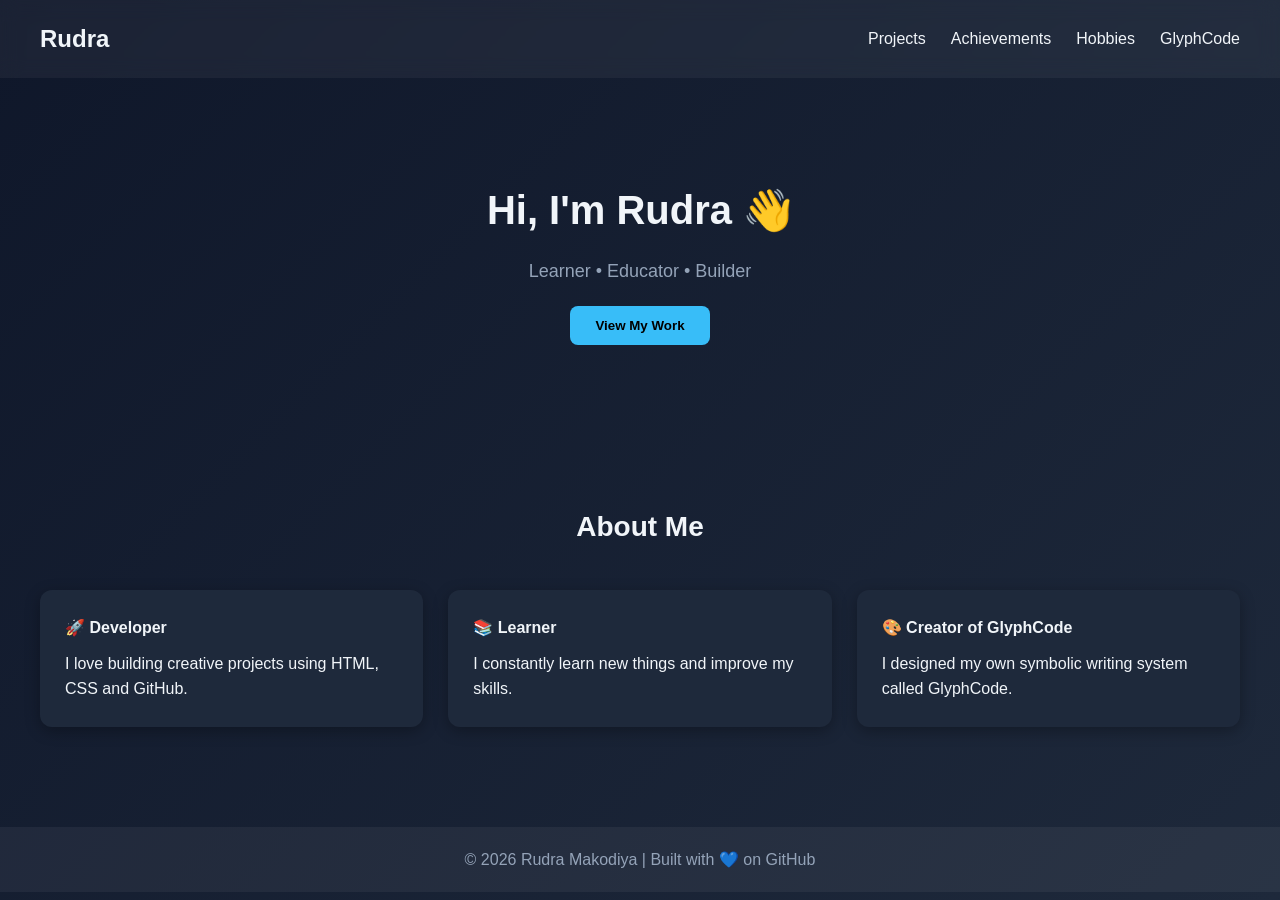
<file: index.html>
<!DOCTYPE html>
<html>
<head>
  <title>Rudra Makodiya | Portfolio</title>
  <link rel="stylesheet" href="style.css">
</head>

<body>

<nav>
  <h1>Rudra</h1>
  <ul>
    <li><a href="projects.html">Projects</a></li>
    <li><a href="achievements.html">Achievements</a></li>
    <li><a href="hobbies.html">Hobbies</a></li>
    <li><a href="glyphcode.html">GlyphCode</a></li>
  </ul>
</nav>

<section class="hero">
  <h2>Hi, I'm Rudra 👋</h2>
  <p>Learner • Educator • Builder</p>
  <button onclick="window.location.href='projects.html'">
    View My Work
  </button>
</section>

<section class="section">
  <h3>About Me</h3>
  <div class="card-container">
    <div class="card">
      <h4>🚀 Developer</h4>
      <p>I love building creative projects using HTML, CSS and GitHub.</p>
    </div>

    <div class="card">
      <h4>📚 Learner</h4>
      <p>I constantly learn new things and improve my skills.</p>
    </div>

    <div class="card">
      <h4>🎨 Creator of GlyphCode</h4>
      <p>I designed my own symbolic writing system called GlyphCode.</p>
    </div>
  </div>
</section>

<footer>
  © 2026 Rudra Makodiya | Built with 💙 on GitHub
</footer>

</body>
</html>
</file>
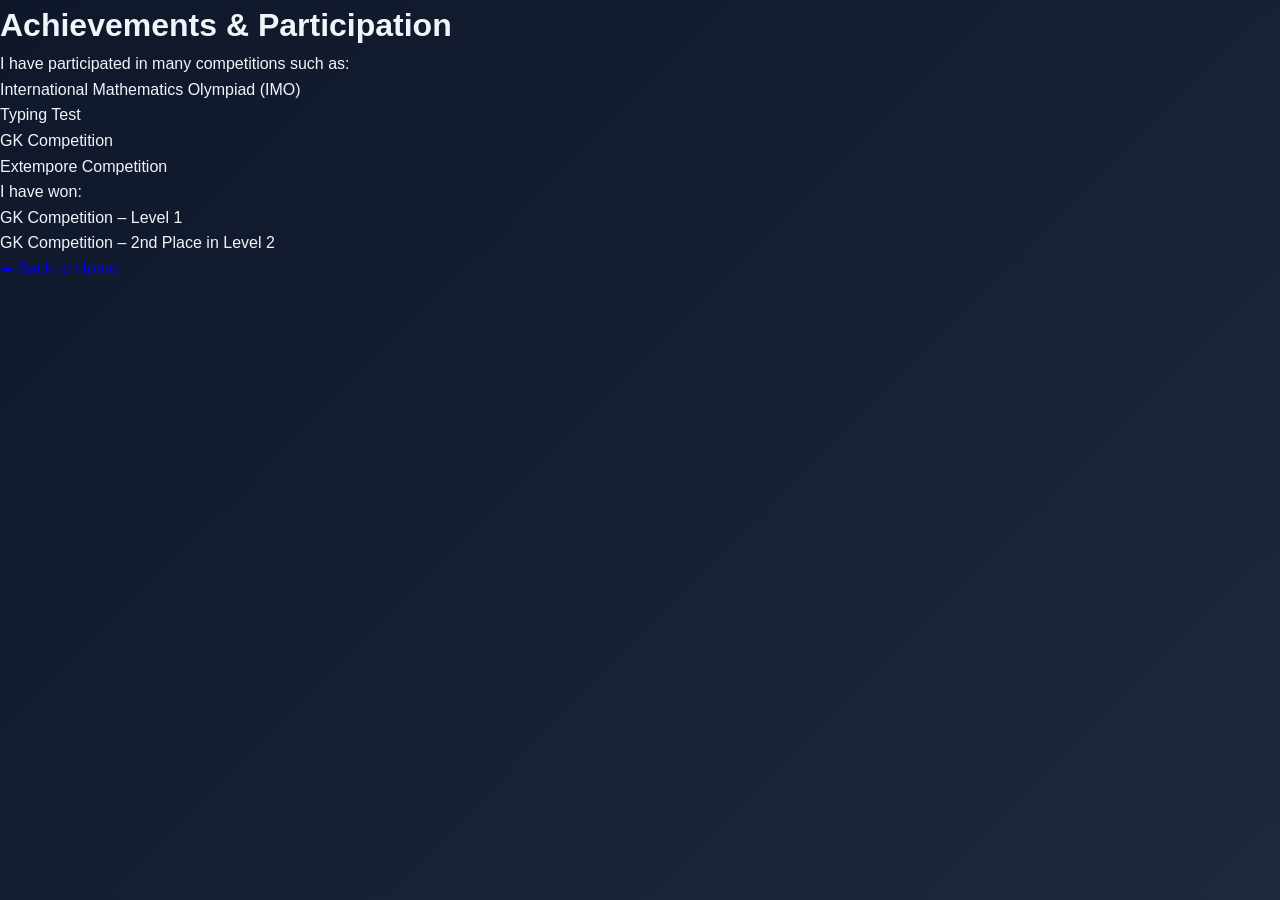
<file: achievements.html>
<!DOCTYPE html>
<html>
<head>
  <title>Achievements</title>
  <link rel="stylesheet" href="style.css">
</head>
<body>

<div class="page">
  <h1>Achievements & Participation</h1>

  <p>I have participated in many competitions such as:</p>

  <ul>
    <li>International Mathematics Olympiad (IMO)</li>
    <li>Typing Test</li>
    <li>GK Competition</li>
    <li>Extempore Competition</li>
  </ul>

  <p>I have won:</p>

  <ul>
    <li>GK Competition – Level 1</li>
    <li>GK Competition – 2nd Place in Level 2</li>
  </ul>

  <a class="back" href="index.html">⬅ Back to Home</a>
</div>

</body>
</html>
</file>
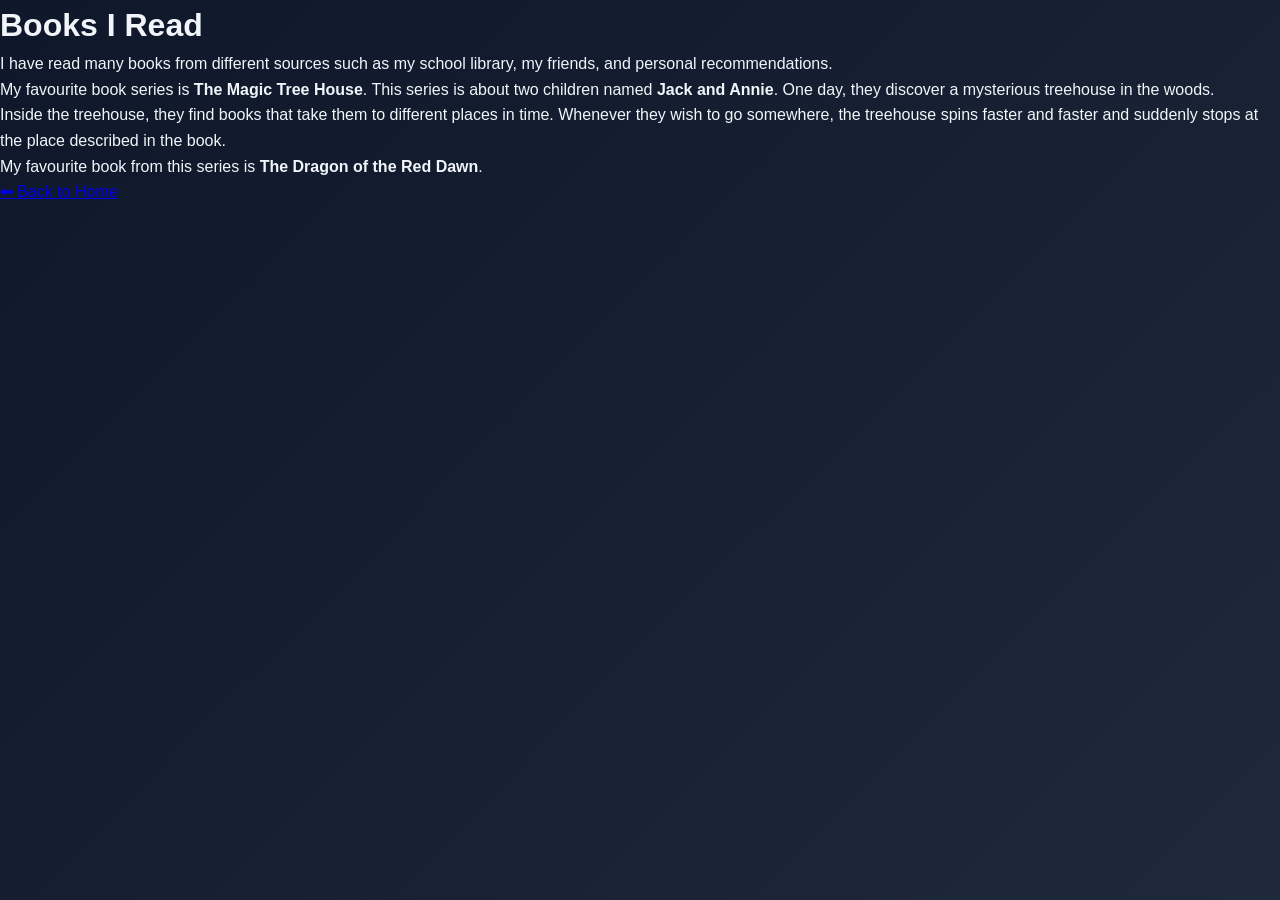
<file: books.html>
<!DOCTYPE html>
<html>
<head>
  <title>Books I Read</title>
  <link rel="stylesheet" href="style.css">
</head>
<body>

<div class="page">
  <h1>Books I Read</h1>

  <p>
    I have read many books from different sources such as my school library,
    my friends, and personal recommendations.
  </p>

  <p>
    My favourite book series is <b>The Magic Tree House</b>.
    This series is about two children named <b>Jack and Annie</b>.
    One day, they discover a mysterious treehouse in the woods.
  </p>

  <p>
    Inside the treehouse, they find books that take them to different places
    in time. Whenever they wish to go somewhere, the treehouse spins faster
    and faster and suddenly stops at the place described in the book.
  </p>

  <p>
    My favourite book from this series is
    <b>The Dragon of the Red Dawn</b>.
  </p>

  <a class="back" href="index.html">⬅ Back to Home</a>
</div>

</body>
</html>
</file>
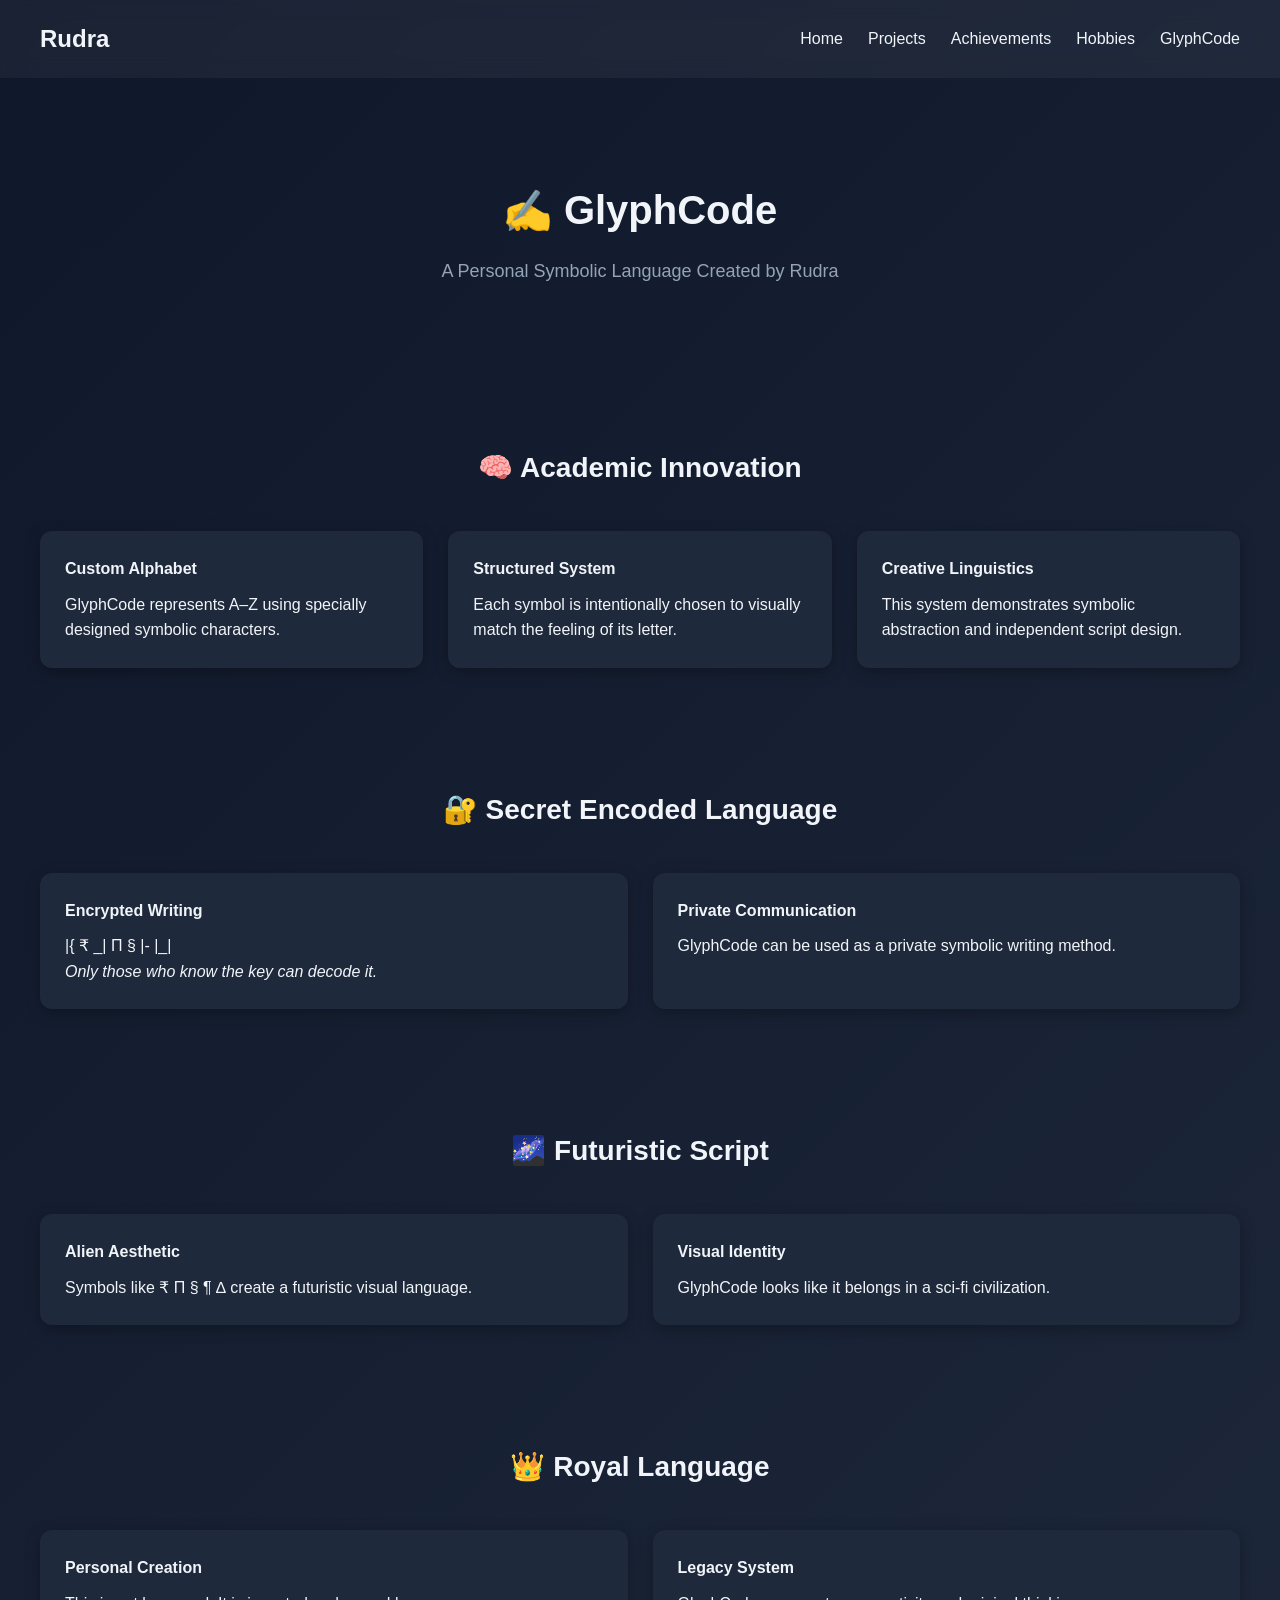
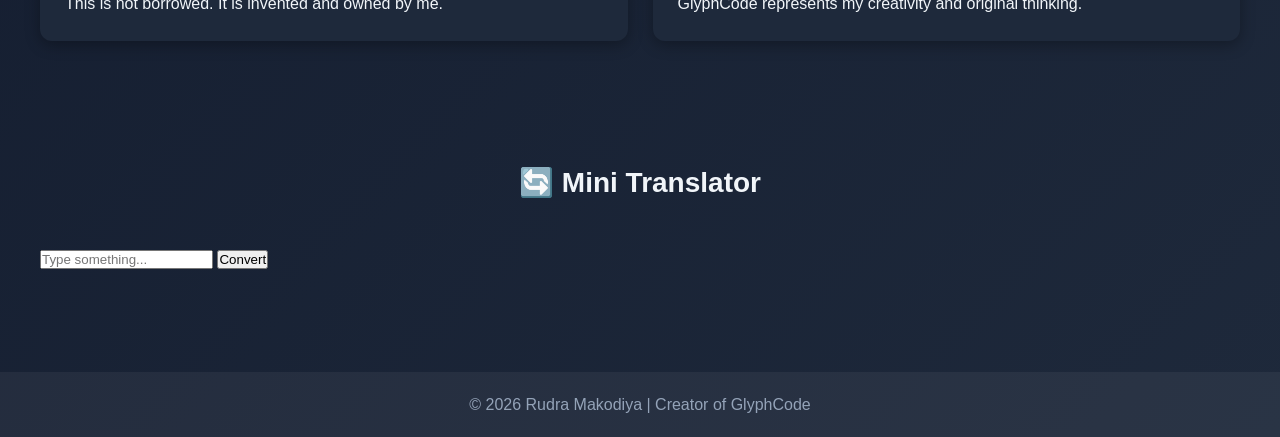
<file: glyphcode.html>
<!DOCTYPE html>
<html>
<head>
  <title>GlyphCode | Rudra</title>
  <link rel="stylesheet" href="style.css">
</head>

<body>

<nav>
  <h1>Rudra</h1>
  <ul>
    <li><a href="index.html">Home</a></li>
    <li><a href="projects.html">Projects</a></li>
    <li><a href="achievements.html">Achievements</a></li>
    <li><a href="hobbies.html">Hobbies</a></li>
    <li><a href="glyphcode.html">GlyphCode</a></li>
  </ul>
</nav>

<section class="hero glyph-hero">
  <h2>✍️ GlyphCode</h2>
  <p>A Personal Symbolic Language Created by Rudra</p>
</section>

<!-- Academic Section -->
<section class="section">
  <h3>🧠 Academic Innovation</h3>
  <div class="card-container">
    <div class="card">
      <h4>Custom Alphabet</h4>
      <p>GlyphCode represents A–Z using specially designed symbolic characters.</p>
    </div>

    <div class="card">
      <h4>Structured System</h4>
      <p>Each symbol is intentionally chosen to visually match the feeling of its letter.</p>
    </div>

    <div class="card">
      <h4>Creative Linguistics</h4>
      <p>This system demonstrates symbolic abstraction and independent script design.</p>
    </div>
  </div>
</section>

<!-- Secret Code Section -->
<section class="section dark-section">
  <h3>🔐 Secret Encoded Language</h3>
  <div class="card-container">
    <div class="card">
      <h4>Encrypted Writing</h4>
      <p>|{ ₹ _| Π § |- |_|</p>
      <p><em>Only those who know the key can decode it.</em></p>
    </div>

    <div class="card">
      <h4>Private Communication</h4>
      <p>GlyphCode can be used as a private symbolic writing method.</p>
    </div>
  </div>
</section>

<!-- Futuristic Section -->
<section class="section">
  <h3>🌌 Futuristic Script</h3>
  <div class="card-container">
    <div class="card">
      <h4>Alien Aesthetic</h4>
      <p>Symbols like ₹ Π § ¶ ∆ create a futuristic visual language.</p>
    </div>

    <div class="card">
      <h4>Visual Identity</h4>
      <p>GlyphCode looks like it belongs in a sci-fi civilization.</p>
    </div>
  </div>
</section>

<!-- Royal Section -->
<section class="section royal">
  <h3>👑 Royal Language</h3>
  <div class="card-container">
    <div class="card">
      <h4>Personal Creation</h4>
      <p>This is not borrowed. It is invented and owned by me.</p>
    </div>

    <div class="card">
      <h4>Legacy System</h4>
      <p>GlyphCode represents my creativity and original thinking.</p>
    </div>
  </div>
</section>

<!-- Translator -->
<section class="section">
  <h3>🔄 Mini Translator</h3>

  <div class="translator">
    <input type="text" id="inputText" placeholder="Type something...">
    <button onclick="convert()">Convert</button>
    <p id="output"></p>
  </div>
</section>

<footer>
  © 2026 Rudra Makodiya | Creator of GlyphCode
</footer>

<script>
function convert() {
  let text = document.getElementById("inputText").value;
  let result = text
    .replace(/a/gi, "@")
    .replace(/r/gi, "₹")
    .replace(/l/gi, "|_")
    .replace(/p/gi, "Π")
    .replace(/s/gi, "§");

  document.getElementById("output").innerText = result;
}
</script>

</body>
</html>
</file>
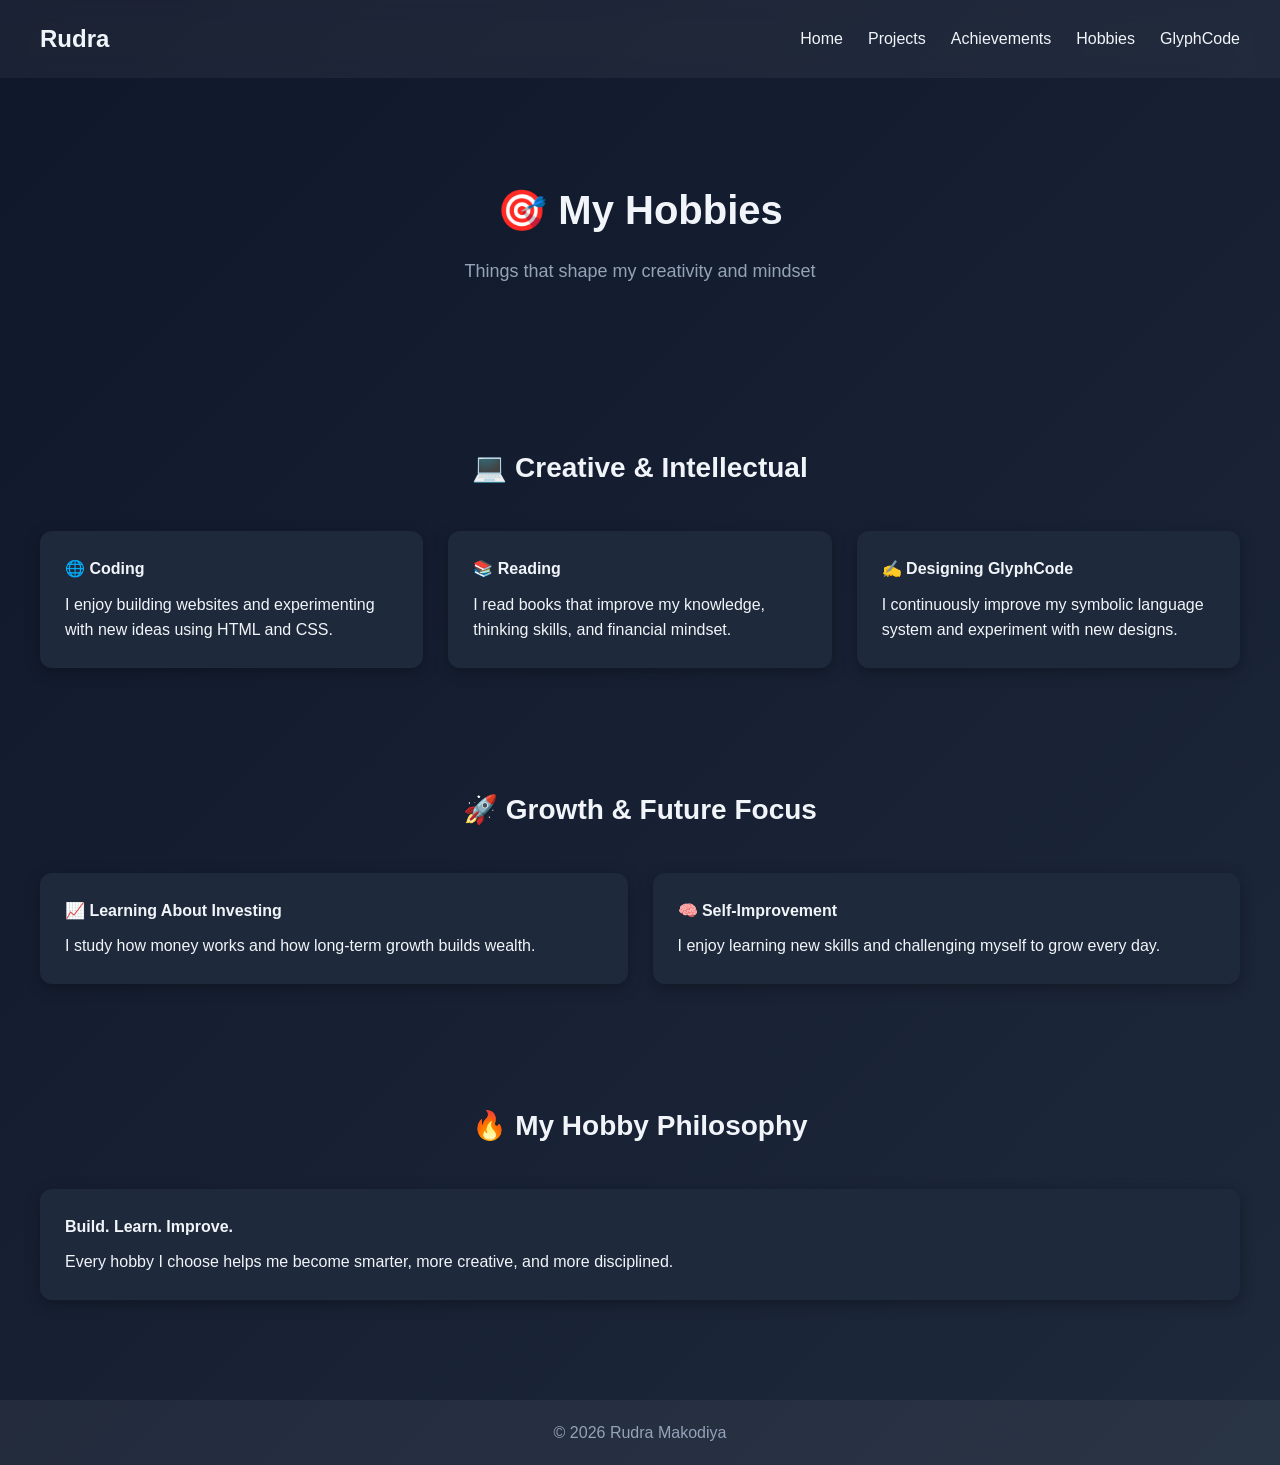
<file: hobbies.html>
<!DOCTYPE html>
<html>
<head>
  <title>Hobbies | Rudra</title>
  <link rel="stylesheet" href="style.css">
</head>

<body>

<nav>
  <h1>Rudra</h1>
  <ul>
    <li><a href="index.html">Home</a></li>
    <li><a href="projects.html">Projects</a></li>
    <li><a href="achievements.html">Achievements</a></li>
    <li><a href="hobbies.html">Hobbies</a></li>
    <li><a href="glyphcode.html">GlyphCode</a></li>
  </ul>
</nav>

<section class="hero hobby-hero">
  <h2>🎯 My Hobbies</h2>
  <p>Things that shape my creativity and mindset</p>
</section>

<section class="section">
  <h3>💻 Creative & Intellectual</h3>

  <div class="card-container">

    <div class="card">
      <h4>🌐 Coding</h4>
      <p>I enjoy building websites and experimenting with new ideas using HTML and CSS.</p>
    </div>

    <div class="card">
      <h4>📚 Reading</h4>
      <p>I read books that improve my knowledge, thinking skills, and financial mindset.</p>
    </div>

    <div class="card">
      <h4>✍️ Designing GlyphCode</h4>
      <p>I continuously improve my symbolic language system and experiment with new designs.</p>
    </div>

  </div>
</section>

<section class="section dark-section">
  <h3>🚀 Growth & Future Focus</h3>

  <div class="card-container">

    <div class="card">
      <h4>📈 Learning About Investing</h4>
      <p>I study how money works and how long-term growth builds wealth.</p>
    </div>

    <div class="card">
      <h4>🧠 Self-Improvement</h4>
      <p>I enjoy learning new skills and challenging myself to grow every day.</p>
    </div>

  </div>
</section>

<section class="section hobby-highlight">
  <h3>🔥 My Hobby Philosophy</h3>

  <div class="card-container">

    <div class="card">
      <h4>Build. Learn. Improve.</h4>
      <p>Every hobby I choose helps me become smarter, more creative, and more disciplined.</p>
    </div>

  </div>
</section>

<footer>
  © 2026 Rudra Makodiya
</footer>

</body>
</html>
</file>
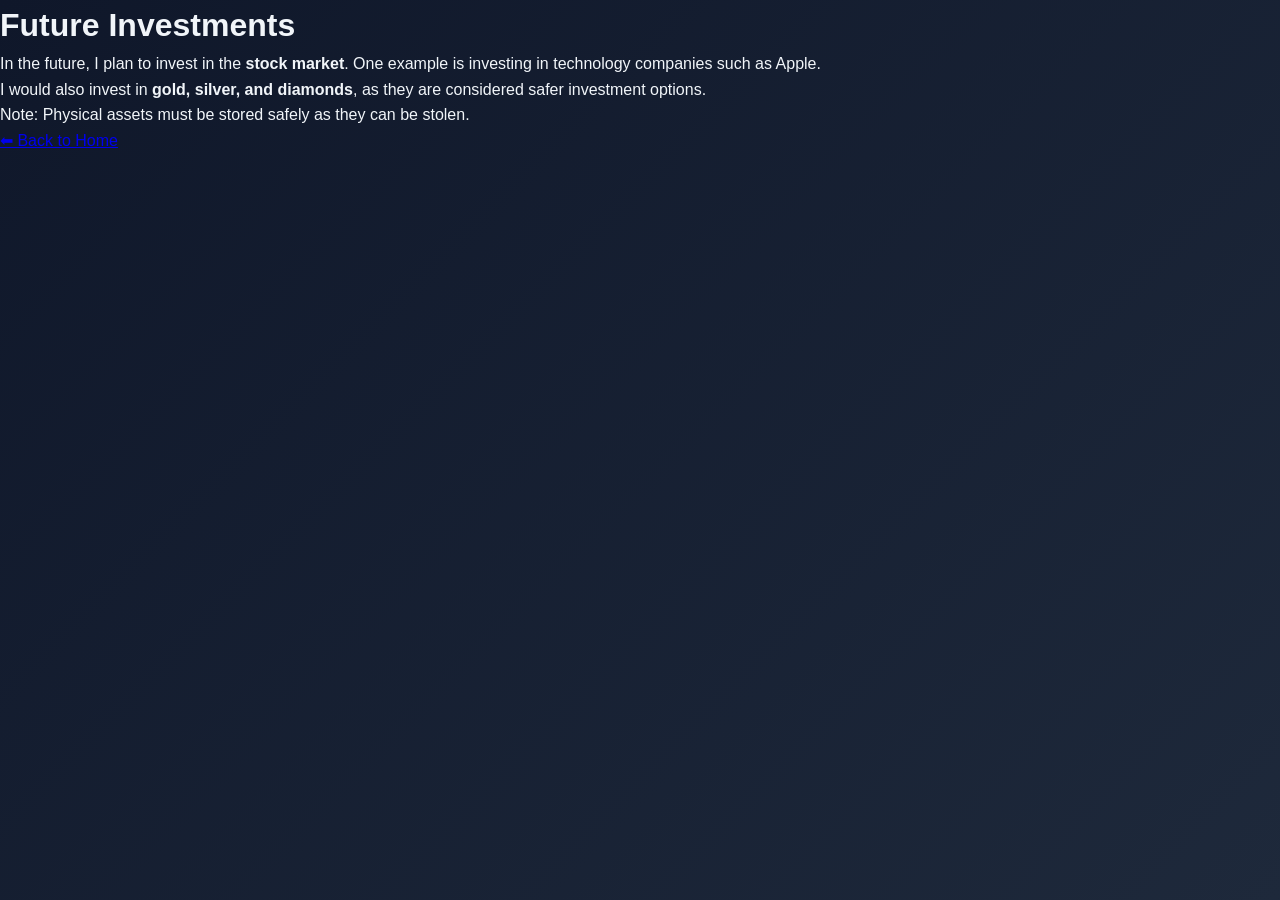
<file: investments.html>
<!DOCTYPE html>
<html>
<head>
  <title>Investments</title>
  <link rel="stylesheet" href="style.css">
</head>
<body>

<div class="page">
  <h1>Future Investments</h1>

  <p>
    In the future, I plan to invest in the <b>stock market</b>.
    One example is investing in technology companies such as Apple.
  </p>

  <p>
    I would also invest in <b>gold, silver, and diamonds</b>,
    as they are considered safer investment options.
  </p>

  <p>
    Note: Physical assets must be stored safely as they can be stolen.
  </p>

  <a class="back" href="index.html">⬅ Back to Home</a>
</div>

</body>
</html>
</file>
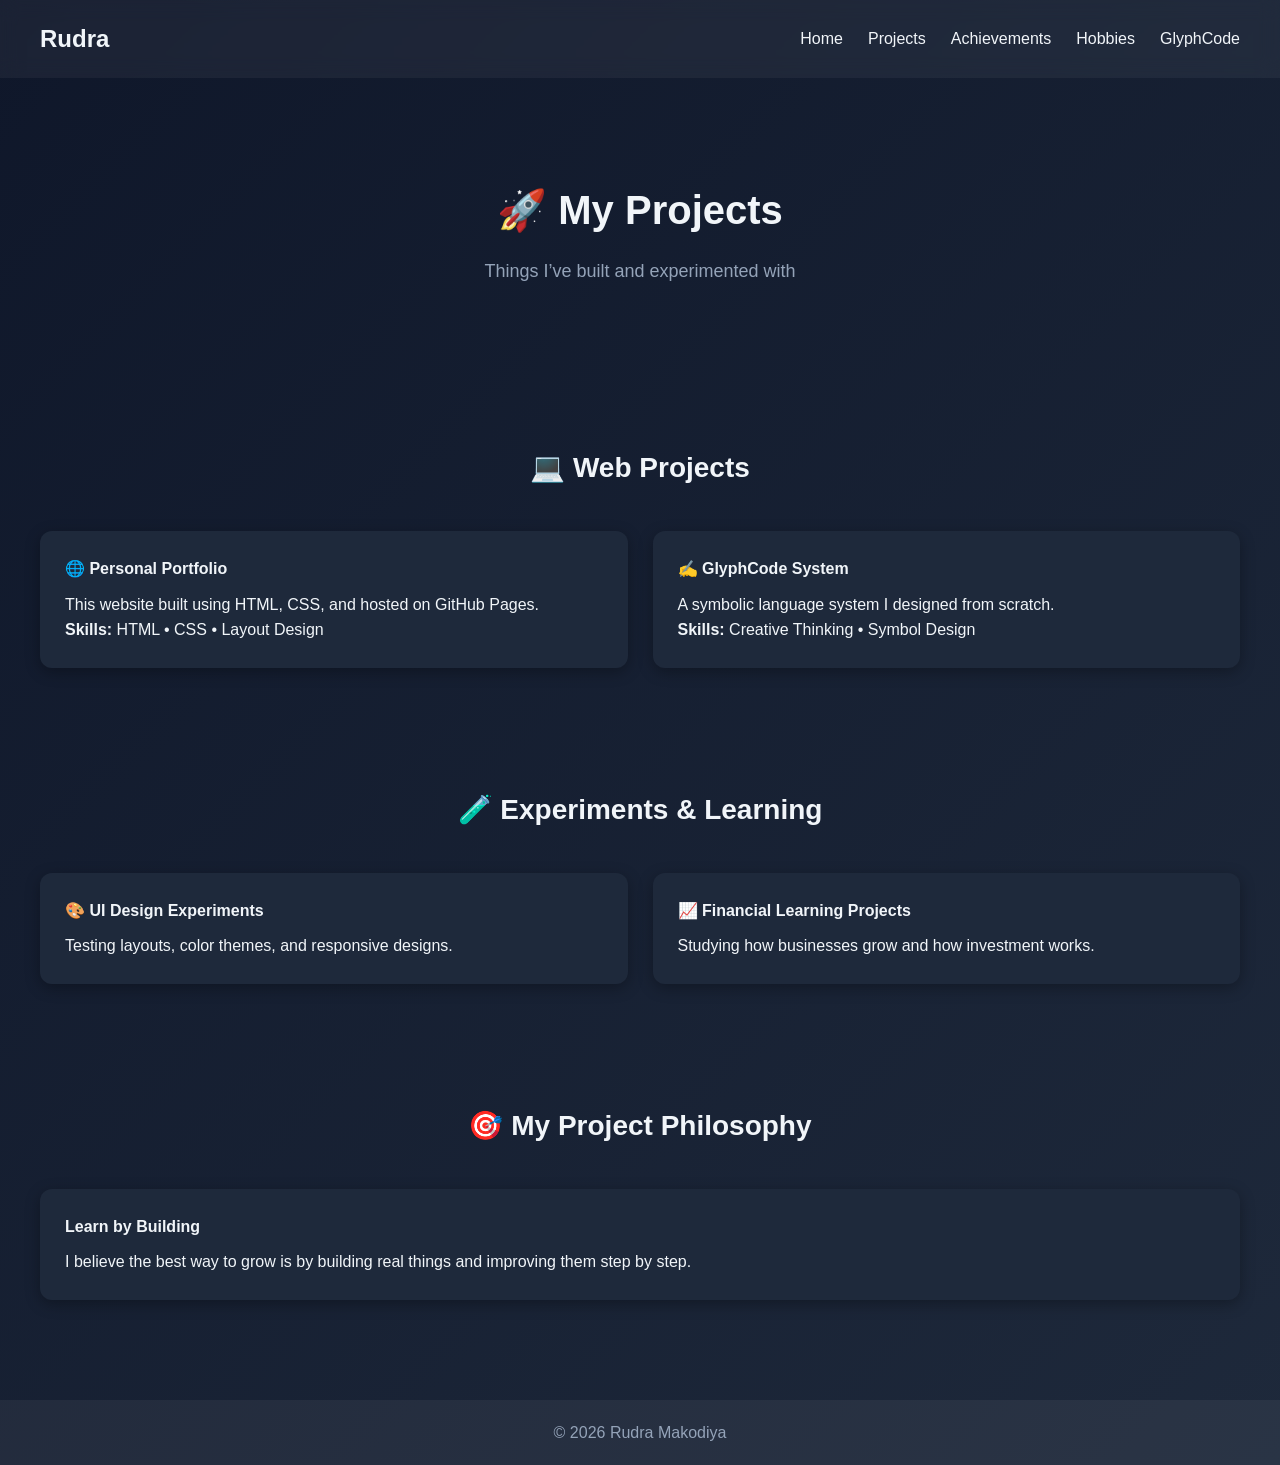
<file: project.html>
<!DOCTYPE html>
<html>
<head>
  <title>Projects | Rudra</title>
  <link rel="stylesheet" href="style.css">
</head>

<body>

<nav>
  <h1>Rudra</h1>
  <ul>
    <li><a href="index.html">Home</a></li>
    <li><a href="projects.html">Projects</a></li>
    <li><a href="achievements.html">Achievements</a></li>
    <li><a href="hobbies.html">Hobbies</a></li>
    <li><a href="glyphcode.html">GlyphCode</a></li>
  </ul>
</nav>

<section class="hero project-hero">
  <h2>🚀 My Projects</h2>
  <p>Things I’ve built and experimented with</p>
</section>

<section class="section">
  <h3>💻 Web Projects</h3>

  <div class="card-container">

    <div class="card">
      <h4>🌐 Personal Portfolio</h4>
      <p>This website built using HTML, CSS, and hosted on GitHub Pages.</p>
      <p><strong>Skills:</strong> HTML • CSS • Layout Design</p>
    </div>

    <div class="card">
      <h4>✍️ GlyphCode System</h4>
      <p>A symbolic language system I designed from scratch.</p>
      <p><strong>Skills:</strong> Creative Thinking • Symbol Design</p>
    </div>

  </div>
</section>

<section class="section dark-section">
  <h3>🧪 Experiments & Learning</h3>

  <div class="card-container">

    <div class="card">
      <h4>🎨 UI Design Experiments</h4>
      <p>Testing layouts, color themes, and responsive designs.</p>
    </div>

    <div class="card">
      <h4>📈 Financial Learning Projects</h4>
      <p>Studying how businesses grow and how investment works.</p>
    </div>

  </div>
</section>

<section class="section project-highlight">
  <h3>🎯 My Project Philosophy</h3>

  <div class="card-container">
    <div class="card">
      <h4>Learn by Building</h4>
      <p>I believe the best way to grow is by building real things and improving them step by step.</p>
    </div>
  </div>
</section>

<footer>
  © 2026 Rudra Makodiya
</footer>

</body>
</html>
</file>
<file: style.css>
/* ===== GLOBAL STYLES ===== */
* {
  margin: 0;
  padding: 0;
  box-sizing: border-box;
  font-family: 'Segoe UI', sans-serif;
}

body {
  background: linear-gradient(135deg, #0f172a, #1e293b);
  color: #f1f5f9;
  line-height: 1.6;
  min-height: 100vh;
}

/* ===== NAVBAR ===== */
nav {
  display: flex;
  justify-content: space-between;
  align-items: center;
  padding: 20px 40px;
  background: rgba(255, 255, 255, 0.05);
  backdrop-filter: blur(10px);
  position: sticky;
  top: 0;
}

nav h1 {
  font-size: 24px;
  font-weight: bold;
}

nav ul {
  display: flex;
  list-style: none;
  gap: 25px;
}

nav ul li a {
  text-decoration: none;
  color: #f1f5f9;
  transition: 0.3s;
}

nav ul li a:hover {
  color: #38bdf8;
}

/* ===== HERO SECTION ===== */
.hero {
  text-align: center;
  padding: 100px 20px;
}

.hero h2 {
  font-size: 40px;
  margin-bottom: 15px;
}

.hero p {
  font-size: 18px;
  color: #94a3b8;
}

.hero button {
  margin-top: 20px;
  padding: 12px 25px;
  border: none;
  background: #38bdf8;
  color: black;
  border-radius: 8px;
  cursor: pointer;
  font-weight: bold;
  transition: 0.3s;
}

.hero button:hover {
  background: #0ea5e9;
  transform: scale(1.05);
}

/* ===== CARDS ===== */
.section {
  padding: 60px 40px;
}

.section h3 {
  text-align: center;
  margin-bottom: 40px;
  font-size: 28px;
}

.card-container {
  display: grid;
  grid-template-columns: repeat(auto-fit, minmax(250px, 1fr));
  gap: 25px;
}

.card {
  background: #1e293b;
  padding: 25px;
  border-radius: 12px;
  transition: 0.3s;
  box-shadow: 0 4px 15px rgba(0,0,0,0.3);
}

.card:hover {
  transform: translateY(-8px);
  background: #334155;
}

.card h4 {
  margin-bottom: 10px;
}

/* ===== FOOTER ===== */
footer {
  text-align: center;
  padding: 20px;
  margin-top: 40px;
  background: rgba(255,255,255,0.05);
  color: #94a3b8;
}
</file>
